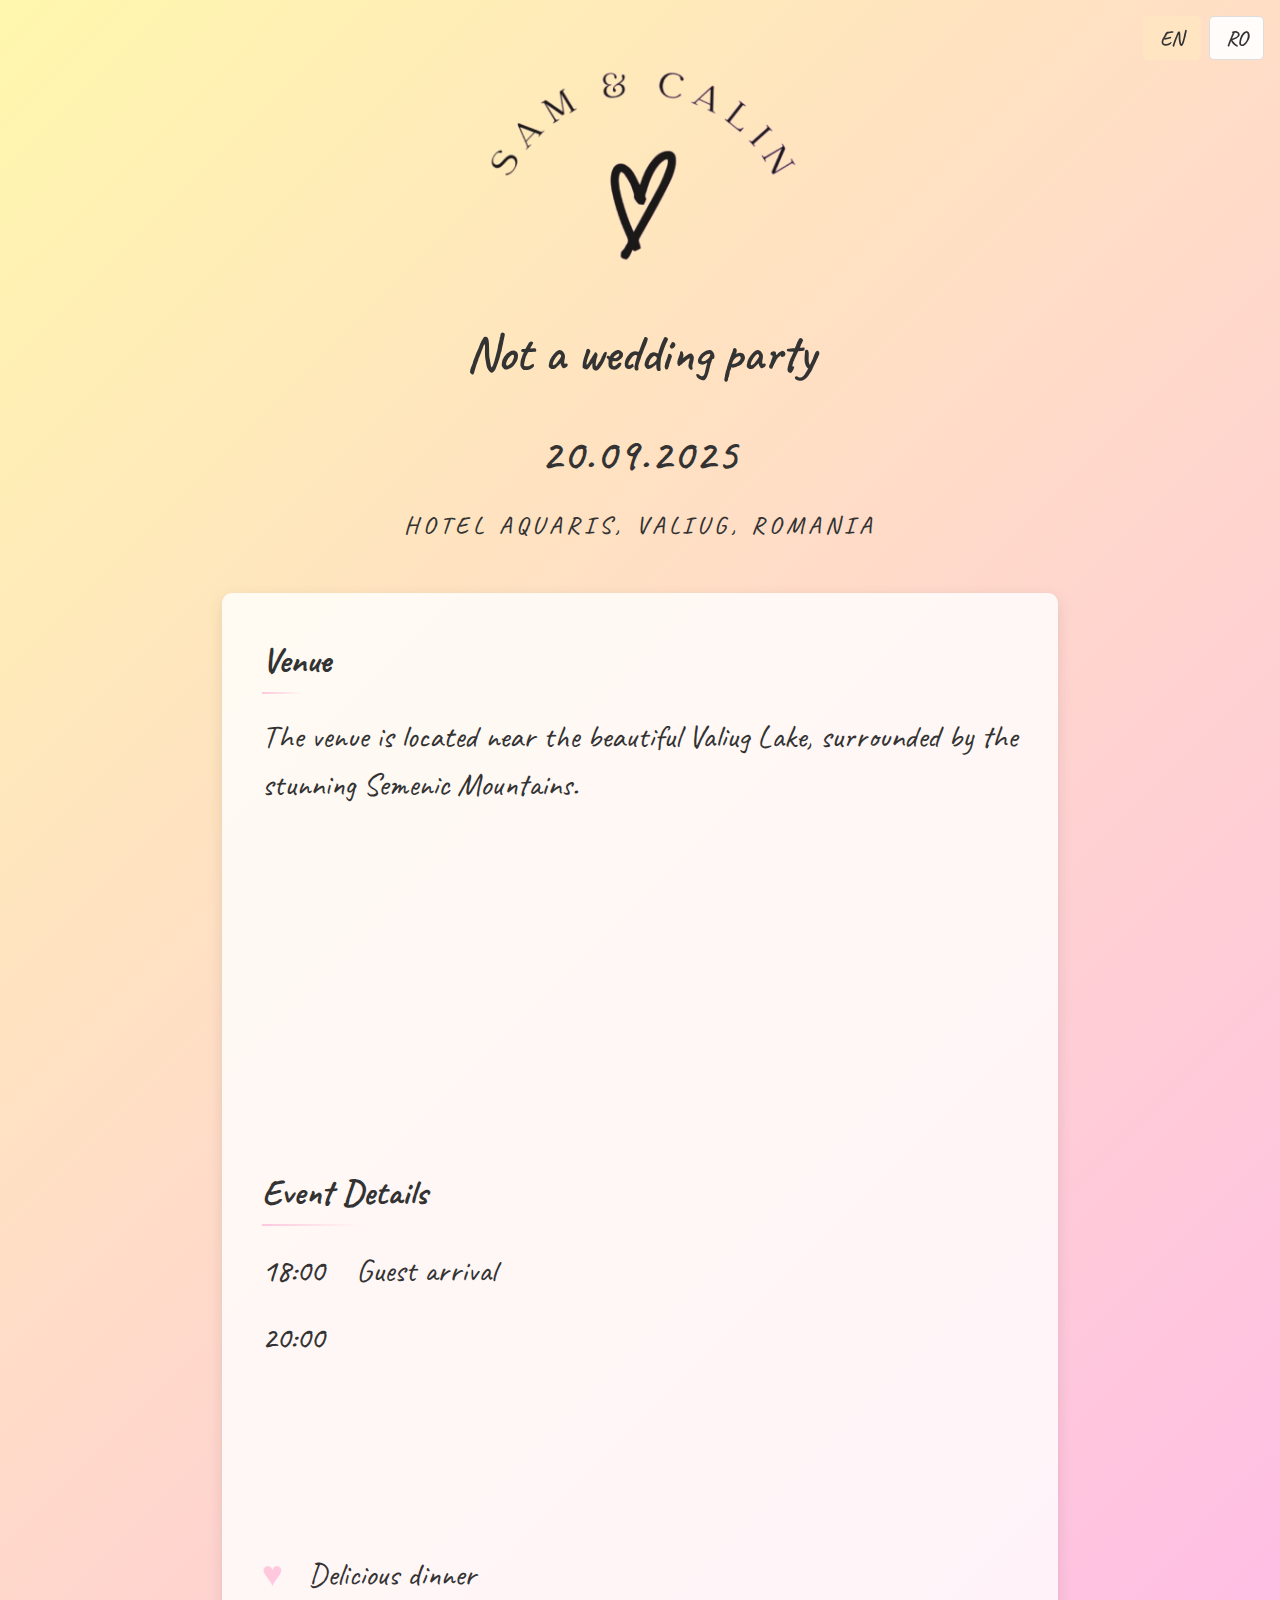
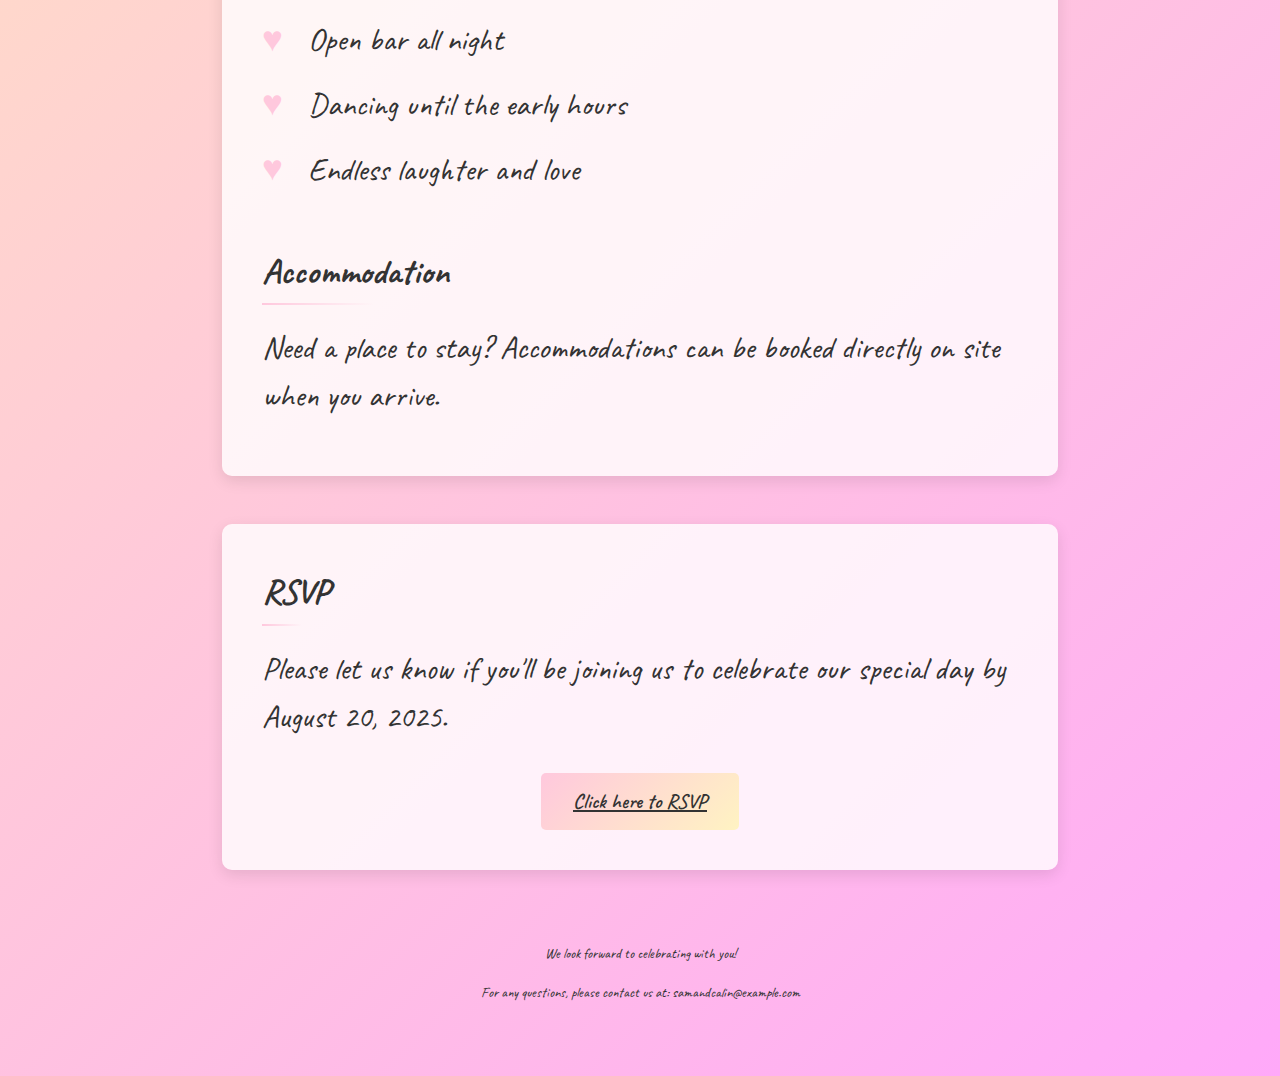
<file: index.html>
<!DOCTYPE html>
<html lang="en">
<head>
    <meta charset="UTF-8">
    <meta name="viewport" content="width=device-width, initial-scale=1.0">
    <title>Sam & Calin's Wedding</title>
    <link rel="stylesheet" href="styles.css">
</head>
<body>
    <div class="language-buttons">
        <button class="language-btn active" data-lang="en">EN</button>
        <button class="language-btn" data-lang="ro">RO</button>
    </div>
    
    <div class="container">
        <header>
            <div class="logo-arch">
                <img src="header.png" alt="Sam & Calin Logo" class="logo-img">
            </div>
            <div class="save-date">Not a wedding party</div>
            <div class="celebration-message">
                <p>We've already said "I do" and now we want to party with you! Come help us celebrate our marriage with good food, great music, and even better company.</p>
            </div>
            <div class="date">20.09.2025</div>
            <div class="location">HOTEL AQUARIS, VALIUG, ROMANIA</div>
        </header>
        
        <main>
            <section class="full-width">
                <h2>Venue</h2>
                <p>The venue is located near the beautiful Valiug Lake, surrounded by the stunning Semenic Mountains.</p>
                <div class="map-container">
                    <iframe src="https://www.google.com/maps/embed?pb=!1m18!1m12!1m3!1d2811.1106111353656!2d22.01605977627678!3d45.20509717107083!2m3!1f0!2f0!3f0!3m2!1i1024!2i768!4f13.1!3m3!1m2!1s0x4751d4070b0d0be9%3A0x5bd0b9870df4b1f8!2sAquaris!5e0!3m2!1sde!2sat!4v1747600050199!5m2!1sde!2sat" width="600" height="450" style="border:0; width:100%; height:100%; object-fit:cover;" allowfullscreen="" loading="lazy" referrerpolicy="no-referrer-when-downgrade"></iframe>
                </div>

                <h2>Event Details</h2>
                <div class="timeline">
                    <div class="time">18:00</div>
                    <div class="event">Guest arrival for mingling and cocktails</div>
                    <div class="time">20:00</div>
                    <div class="event">Dinner begins</div>
                </div>

                <h2>Dress Code</h2>
                <p>Casual – come as you are! Suits and ties are optional, so wear whatever makes you feel great. Don't forget your dancing shoes because we'll be moving all night long!</p>

                <h2>What to Expect</h2>
                <ul class="expectations-list">
                    <li>Delicious dinner</li>
                    <li>Open bar all night</li>
                    <li>Dancing until the early hours</li>
                    <li>Endless laughter and love</li>
                </ul>

                <h2>Accommodation</h2>
                <p>Need a place to stay? Accommodations can be booked directly on site when you arrive.</p>
            </section>
            
            <section class="full-width">
                <h2>RSVP</h2>
                <p>Please let us know if you'll be joining us to celebrate our special day by August 20, 2025.</p>
                <a href="https://docs.google.com/forms/d/e/1FAIpQLSd9uKgPF0ixU4ZyZz-KVoYz7Om0xCMdJEGodjkKkunWq81wcQ/viewform" target="_blank" class="rsvp-button">Click here to RSVP</a>
            </section>
        </main>
        
        <footer>
            <p>We look forward to celebrating with you!</p>
            <p>For any questions, please contact us at: samandcalin@example.com</p>
        </footer>
    </div>
    
    <script type="module" src="main.js"></script>
</body>
</html>
</file>
<file: styles.css>
@import url('https://fonts.googleapis.com/css2?family=Caveat:wght@400;500;600;700&display=swap');

* {
    margin: 0;
    padding: 0;
    box-sizing: border-box;
}

body {
    font-family: 'Caveat', cursive;
    background: linear-gradient(135deg, #fff7ad 0%, #ffa9f9 100%);
    min-height: 100vh;
    color: #333;
    line-height: 1.6;
}

.container {
    max-width: 900px;
    margin: 0 auto;
    padding: 2rem;
}


.language-buttons {
    position: fixed;
    top: 1rem;
    right: 1rem;
    display: flex;
    gap: 0.5rem;
    z-index: 1000;
}

.language-btn {
    background: rgba(255, 255, 255, 0.9);
    border: 1px solid #ddd;
    padding: 0.5rem 1rem;
    border-radius: 5px;
    cursor: pointer;
    font-family: 'Caveat', cursive;
    font-size: 1.3rem;
    transition: all 0.3s ease;
}

.language-btn.active {
    background: #FFE5C2;
    border-color: #FFE5C2;
}

.language-btn:hover {
    transform: translateY(-2px);
    box-shadow: 0 2px 5px rgba(0, 0, 0, 0.1);
}

header {
    text-align: center;
    margin-bottom: 3rem;
    padding-top: 2rem;
}

.names {
    font-family: 'Caveat', cursive;
    font-weight: 700;
    font-size: 3rem;
    letter-spacing: 3px;
    margin-bottom: 1rem;
    transform: rotate(-2deg);
    text-transform: uppercase;
}

.heart {
    margin: 1rem 0;
    width: 80px;
    height: auto;
    display: inline-block;
}

.save-date,
.celebration-message p,
.date,
.location {
    font-family: 'Caveat', cursive;
    color: #333;
}

.save-date {
    font-weight: 600;
    font-size: 3.2rem;
    margin-bottom: 1.5rem;
    margin-top: 0.5rem;
}

.celebration-message {
    text-align: center;
    margin-bottom: 1.5rem;
    padding: 0 1rem;
}

.celebration-message p {
    font-weight: 500;
    font-size: 2rem;
    line-height: 1.4;
    color: #333;
    margin: 0;
}

.date {
    font-weight: 600;
    font-size: 2.8rem;
    letter-spacing: 2px;
    margin-bottom: 1rem;
}

.location {
    font-weight: 500;
    font-size: 1.5rem;
    letter-spacing: 0.2em;
    margin-bottom: 0;
    text-transform: uppercase;
}

main {
    display: grid;
    grid-template-columns: 1fr;
    gap: 3rem;
}

@media (min-width: 768px) {
    main {
        grid-template-columns: 1fr 1fr;
    }
}

section {
    background-color: rgba(255, 255, 255, 0.8);
    padding: 2.5rem;
    border-radius: 10px;
    box-shadow: 0 5px 15px rgba(0, 0, 0, 0.1);
}

section h2 {
    margin-top: 2rem;
    margin-bottom: 1.5rem;
}

section h2:first-child {
    margin-top: 0;
}

h2 {
    font-family: 'Caveat', cursive;
    font-size: 2.2rem;
    font-weight: 700;
    margin-bottom: 1.5rem;
    position: relative;
    display: inline-block;
    color: #333;
}

h2:after {
    content: '';
    position: absolute;
    width: 60%;
    height: 2px;
    background: linear-gradient(90deg, #FFC8DD, transparent);
    bottom: -5px;
    left: 0;
}

section p,
section li {
    font-size: 2rem;
    line-height: 1.5;
}

p {
    margin-bottom: 1rem;
}

.full-width {
    grid-column: 1 / -1;
}

.timeline {
    display: grid;
    grid-template-columns: auto 1fr;
    gap: 1rem 2rem;
    margin-bottom: 1.5rem;
}

.timeline .event,
.timeline .time {
    font-size: 2rem;
}

.time {
    font-weight: 500;
    text-align: right;
}

.event {
    position: relative;
}

.expectations-list {
    list-style: none;
    padding: 0;
    margin: 1rem 0;
}

.expectations-list li {
    display: flex;
    align-items: center;
    margin-bottom: 0.75rem;
    font-size: 2rem;
    line-height: 1.5;
    padding-left: 0;
    position: static;
}

.expectations-list li:before {
    content: '♥';
    color: #FFC8DD;
    font-size: 2.2rem;
    margin-right: 0.7em;
    position: static;
    top: auto;
    left: auto;
}

form {
    margin-top: 1.5rem;
}

.form-group {
    margin-bottom: 1.5rem;
}

label {
    display: block;
    margin-bottom: 0.5rem;
    font-weight: 500;
}

input, select, textarea {
    width: 100%;
    padding: 0.75rem;
    border: 1px solid #ddd;
    border-radius: 5px;
    font-family: 'Caveat', cursive;
    font-size: 1.1rem;
}

button, .rsvp-button {
    background: linear-gradient(135deg, #FFC8DD 0%, #FFF3C2 100%);
    color: #333;
    border: none;
    padding: 0.75rem 2rem;
    border-radius: 5px;
    font-family: 'Caveat', cursive;
    font-weight: 600;
    font-size: 1.3rem;
    cursor: pointer;
    transition: all 0.3s ease;
}

button:hover {
    transform: translateY(-2px);
    box-shadow: 0 5px 10px rgba(0, 0, 0, 0.1);
}

.rsvp-button:hover {
    transform: translateY(-2px);
    box-shadow: 0 5px 10px rgba(0, 0, 0, 0.1);
    text-decoration: none;
    color: #333;
}

.rsvp-button {
    display: block;
    margin: 2rem auto 0 auto;
    text-align: center;
    width: fit-content;
}

footer {
    text-align: center;
    margin-top: 3rem;
    padding: 1.5rem;
    font-size: 0.9rem;
}

.map-container {
    border-radius: 10px;
    overflow: hidden;
    margin-top: 1.5rem;
    height: 300px;
}

.photo {
    width: 100%;
    border-radius: 10px;
    margin-bottom: 1rem;
}

.logo-arch {
    display: flex;
    flex-direction: column;
    align-items: center;
    margin-bottom: 1.5rem;
}

.logo-img {
    max-width: 320px;
    width: 100%;
    height: auto;
    display: block;
    margin: 0 auto 1.5rem auto;
}
</file>
